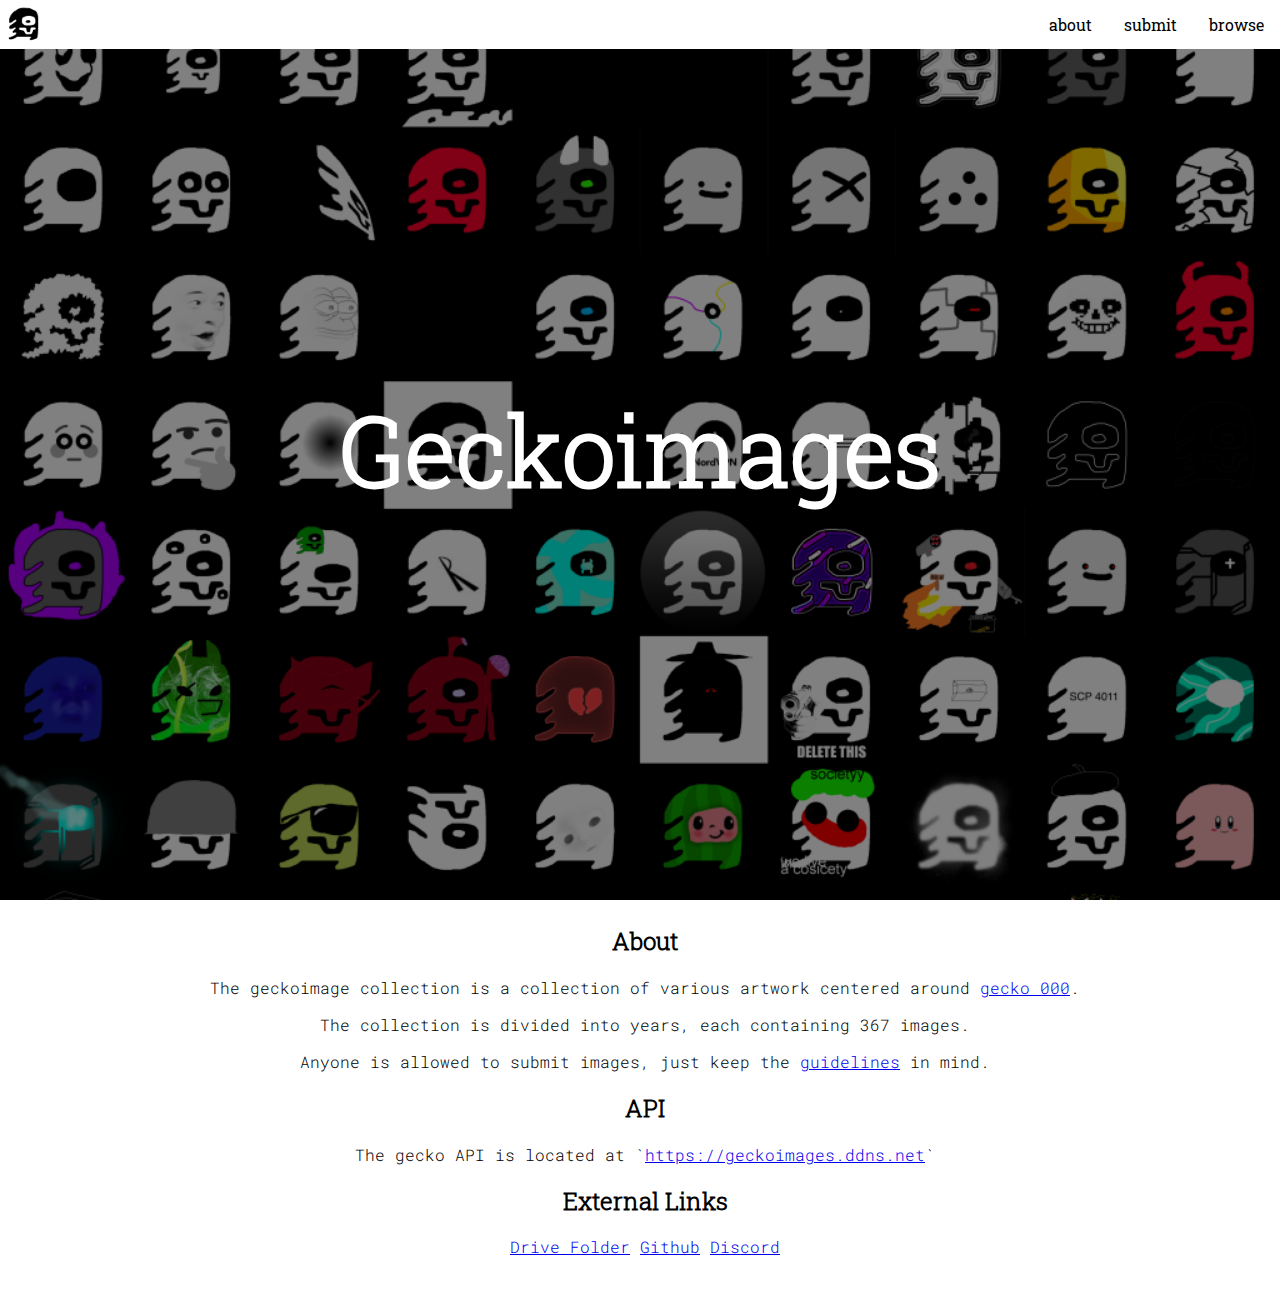
<file: public/index.html>
<!DOCTYPE html>


<html lang="en">
<head>
    <meta charset="utf-8">

    <!-- Global site tag (gtag.js) - Google Analytics -->
    <script async src="https://www.googletagmanager.com/gtag/js?id=G-9ENWP7G18P"></script>
    <script>
        window.dataLayer = window.dataLayer || [];
        function gtag() { dataLayer.push(arguments); }
        gtag('js', new Date());

        gtag('config', 'G-9ENWP7G18P');
    </script>

    <script src="jquery-3.6.0.min.js"></script>

    <link href="./styles.css" rel="stylesheet" />

    <title>Geckoimages</title>
    <link rel="icon" href="assets/icon.png">
</head>
<body>
    <div class="navbar">
        <a href="index.html" class="except"><img src="./assets/icon.png" alt="home" /></a>
        <a href="browse.html">browse</a>
        <a href="submit.html">submit</a>
        <a href="index.html#about">about</a>
    </div>

    <div class="title">
        <h1>Geckoimages</h1>
    </div>

    <div class="Mainsection">
        <h2><a name="about">About</a></h2>

        <p>The geckoimage collection is a collection of various artwork centered around <a href="https://drive.google.com/file/d/1MaiGMlL30bWnxqOQgfXj5p1Tbx1hdWnj/view?usp=sharing">gecko 000</a>.</p>
        <p>The collection is divided into years, each containing 367 images.</p>
        <p>Anyone is allowed to submit images, just keep the <a href="submit.html">guidelines</a> in mind.</p>

        <h2>API</h2>

        <p>The gecko API is located at `<a href="https://geckoimages.ddns.net">https://geckoimages.ddns.net</a>`</p>

        <h2>External Links</h2>

        <p>
            <a href="https://drive.google.com/drive/folders/1Omwv0NNV0k_xlECZq3d4r0MbSbuHC_Og?usp=sharing">Drive Folder</a>
            <a href="https://github.com/croissantderp/geckoimages">Github</a>
            <a href="https://discord.gg/Jgf6e3xaWf">Discord</a>
        </p>
    </div>
</body>
</html>
</file>
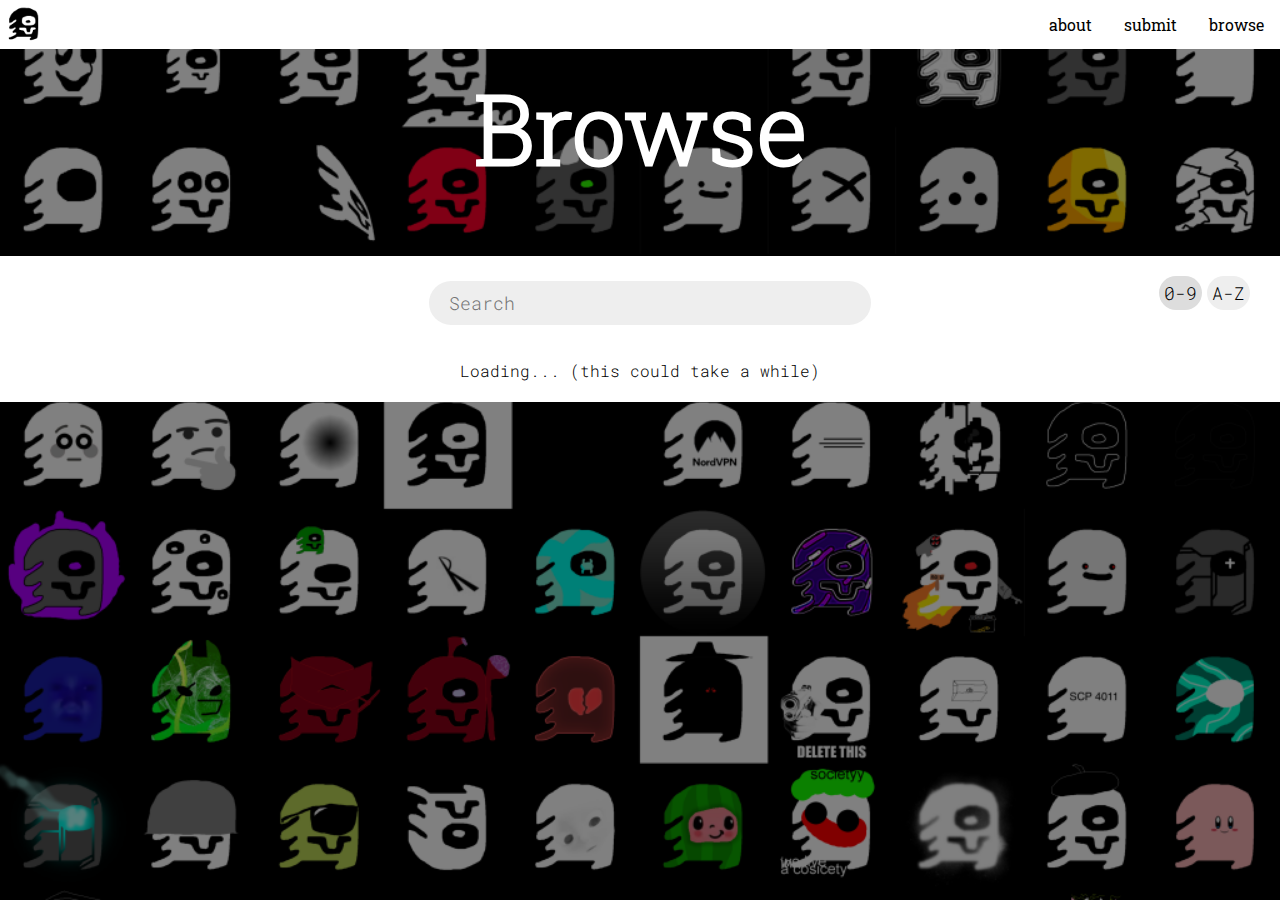
<file: public/browse.html>
<!DOCTYPE html>


<html lang="en">
<head>
    <meta charset="utf-8">

    <!-- Global site tag (gtag.js) - Google Analytics -->
    <script async src="https://www.googletagmanager.com/gtag/js?id=G-9ENWP7G18P"></script>
    <script>
        window.dataLayer = window.dataLayer || [];
        function gtag() { dataLayer.push(arguments); }
        gtag('js', new Date());

        gtag('config', 'G-9ENWP7G18P');
    </script>

    <script src="jquery-3.6.0.min.js"></script>

    <script src="browse.js"></script>

    <link href="./styles.css" rel="stylesheet" />

    <title>Geckoimages</title>
    <link rel="icon" href="assets/icon.png">
</head>
<body>
    <div class="navbar">
        <a href="index.html" class="except"><img src="./assets/icon.png" alt="home" /></a>
        <a href="browse.html">browse</a>
        <a href="submit.html">submit</a>
        <a href="index.html#about">about</a>
    </div>

    <div class="subtitle">
        <h1>Browse</h1>
    </div>

    <div class="section">
        <div class="buttonDiv">
            <button type="button" class="unselected" id="az" onclick="azButton()">
                A-Z
            </button>
            <button type="button" class="selected" id="num" onclick="numButton()">
                0-9
            </button>
        </div>

        <div id="searchBar">
            <input title="Search" type="text" id="search" autocomplete="off" spellcheck="false" placeholder="Search" autofocus />
        </div>
        <div id="geckoDiv"></div>

        <p id="APICheck">Loading... (this could take a while)</p>
    </div>
</body>
</html>
</file>
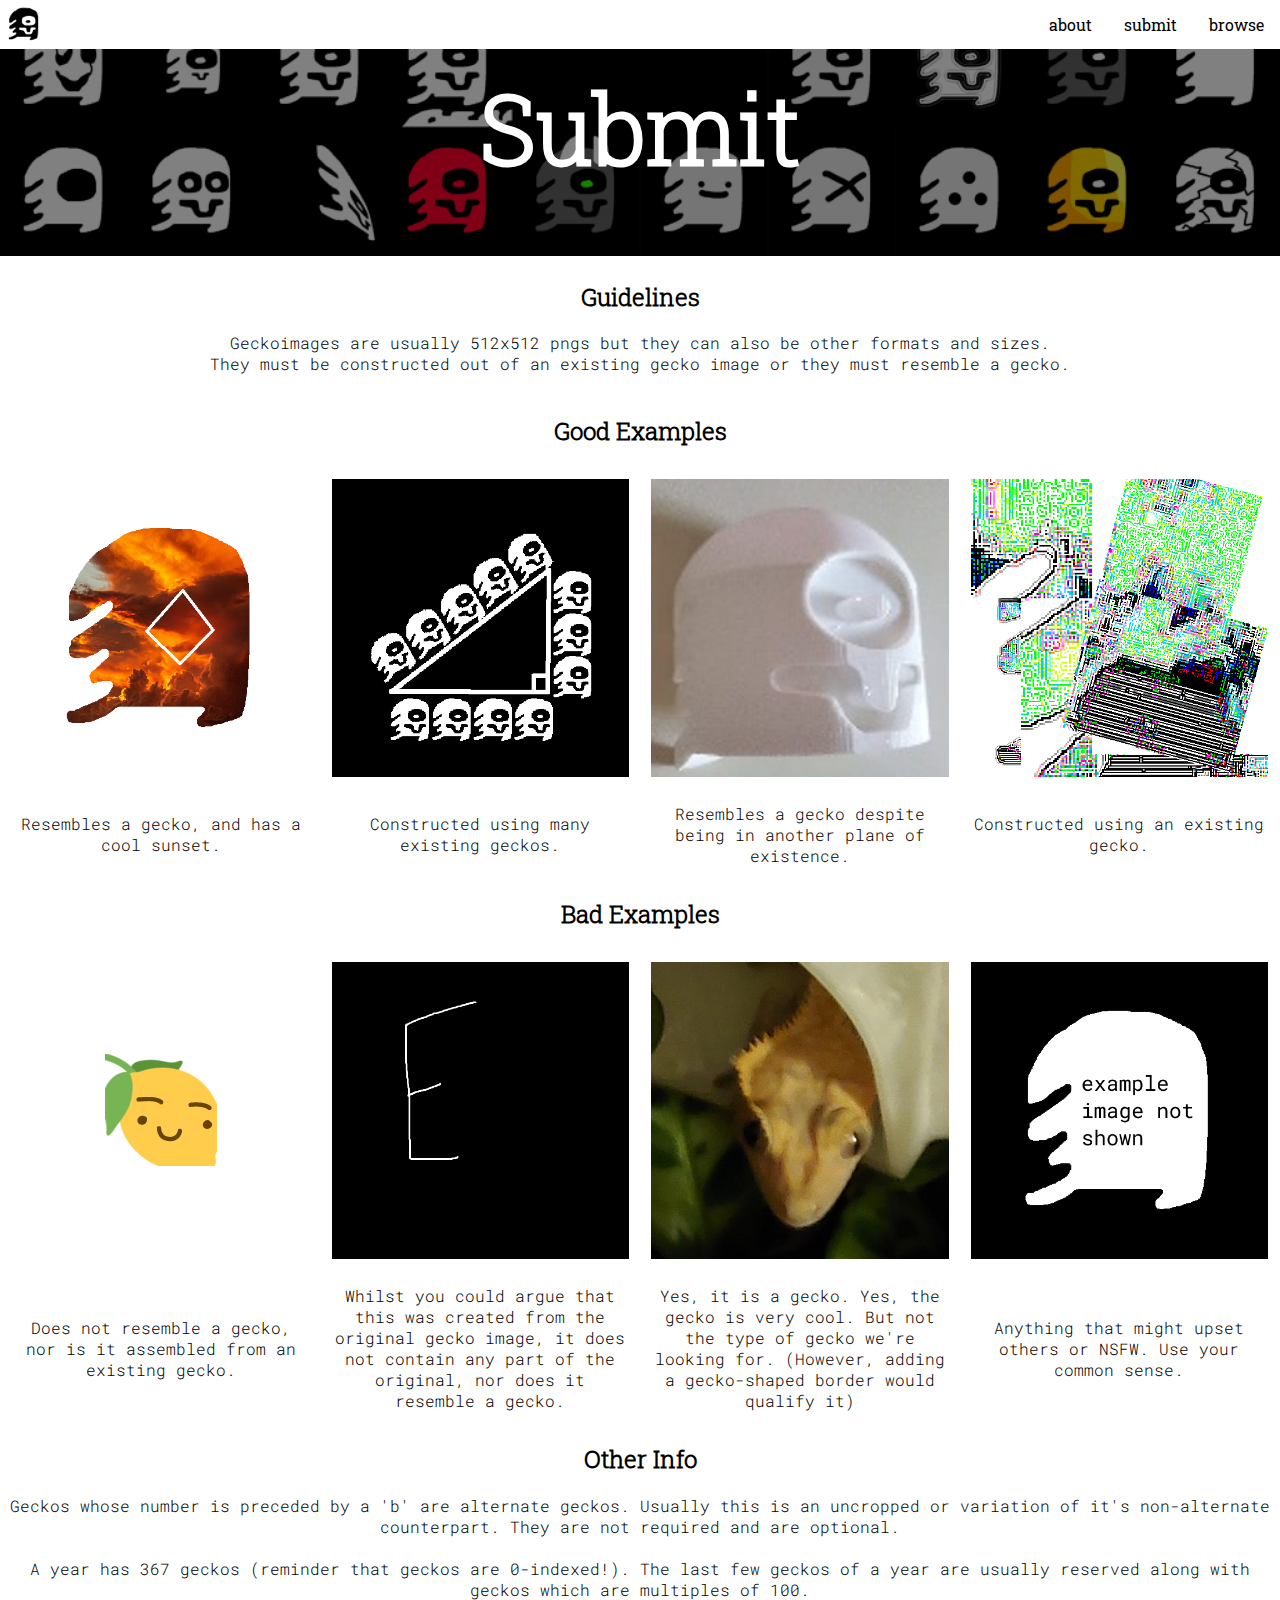
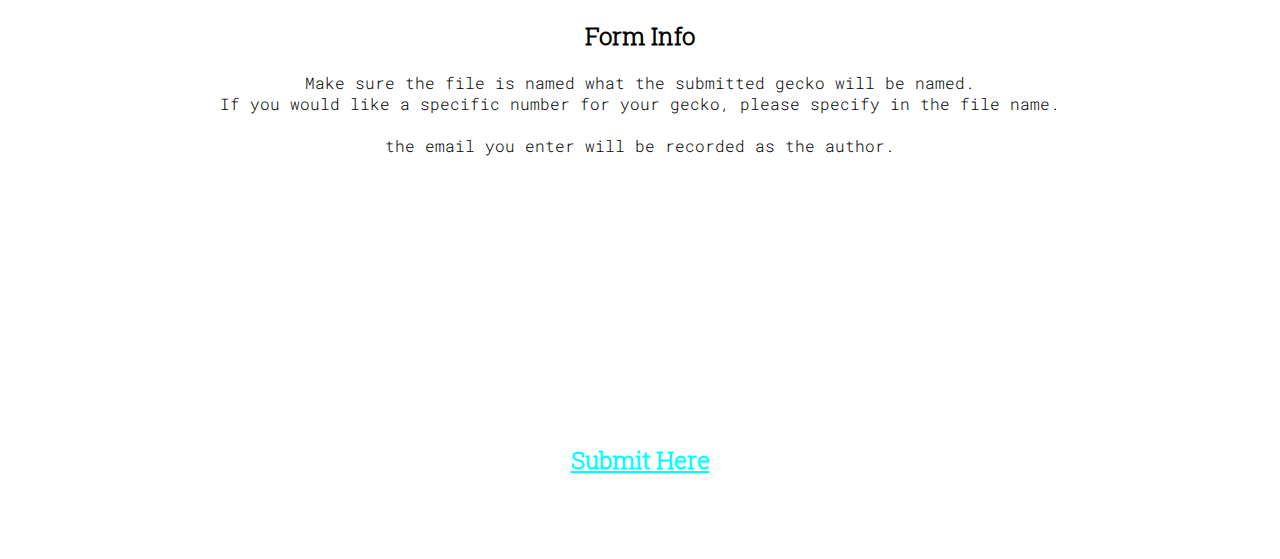
<file: public/submit.html>
<!DOCTYPE html>


<html lang="en">
<head>
    <meta charset="utf-8">

    <!-- Global site tag (gtag.js) - Google Analytics -->
    <script async src="https://www.googletagmanager.com/gtag/js?id=G-9ENWP7G18P"></script>
    <script>
        window.dataLayer = window.dataLayer || [];
        function gtag() { dataLayer.push(arguments); }
        gtag('js', new Date());

        gtag('config', 'G-9ENWP7G18P');
    </script>

    <script src="jquery-3.6.0.min.js"></script>

    <link href="styles.css" rel="stylesheet" />

    <title>Geckoimages</title>
    <link rel="icon" href="assets/icon.png">
</head>
<body>
    <div class="navbar">
        <a href="index.html" class="except"><img src="./assets/icon.png" alt="home"/></a>
        <a href="browse.html">browse</a>
        <a href="submit.html">submit</a>
        <a href="index.html#about">about</a>
    </div>

    <div class="subtitle">
        <h1>Submit</h1>
    </div>

    <div class="section">
        <h2>Guidelines</h2>
        <p>
            Geckoimages are usually 512x512 pngs but they can also be other formats and sizes.<br />
            They must be constructed out of an existing gecko image or they must resemble a gecko.<br /><br />
        </p>

        <h2>Good Examples</h2>
        <table>
            <tr>
                <td>
                    <div>
                        <img src="./assets/385_sunset.png" alt="a sunset with a gecko shaped border" />
                    </div>
                </td>
                <td>
                    <div>
                        <img src="./assets/660_pythagorean_triple.png" alt="many geckos forming a triangle" />
                    </div>
                </td>
                <td>
                    <div>
                        <img src="./assets/175_PHYSICAL_FORM.jpg" alt="a picture of a 3D printed gecko" />
                    </div>
                </td>
                <td>
                    <div>
                        <img src="./assets/304_youexpectedthisimagetomakesenseright.png" alt="a random mismash of geckos" />
                    </div>
                </td>
            </tr>
            <tr>
                <td>
                    Resembles a gecko, and has a cool sunset.
                </td>
                <td>
                    Constructed using many existing geckos.
                </td>
                <td>
                    Resembles a gecko despite being in another plane of existence.
                </td>
                <td>
                    Constructed using an existing gecko.
                </td>
            </tr>
        </table>

        <h2>Bad Examples</h2>
        <table>
            <tr>
                <td>
                    <div>
                        <img src="./assets/lemonthink.png" alt="a picture of a lemon thinking" />
                    </div>
                </td>
                <td>
                    <div>
                        <img src="./assets/anti-example 1.png" alt="a 512x512 image with the letter 'E' on it" />
                    </div>
                </td>
                <td>
                    <div>
                        <img src="./assets/gecc.png" alt="a real gecko" />
                    </div>
                </td>
                <td>
                    <div>
                        <img src="./assets/Group 10.png" alt="example image not shown" />
                    </div>
                </td>
            </tr>
            <tr>
                <td>
                    Does not resemble a gecko, nor is it assembled from an existing gecko.
                </td>
                <td>
                    Whilst you could argue that this was created from the original gecko image, it does not contain any part of the original, nor does it resemble a gecko.
                </td>
                <td>
                    Yes, it is a gecko. Yes, the gecko is very cool. But not the type of gecko we're looking for. (However, adding a gecko-shaped border would qualify it)
                </td>
                <td>
                    Anything that might upset others or NSFW. Use your common sense.
                </td>
            </tr>
        </table>

        <h2>Other Info</h2>
        <p>
            Geckos whose number is preceded by a 'b' are alternate geckos. Usually this is an uncropped or variation of it's non-alternate counterpart. They are not required and are optional.
            <br /><br />
            A year has 367 geckos (reminder that geckos are 0-indexed!). The last few geckos of a year are usually reserved along with geckos which are multiples of 100.
        </p>

        <h2>Form Info</h2>
        <p>
            Make sure the file is named what the submitted gecko will be named.
            <br />
            If you would like a specific number for your gecko, please specify in the file name.
            <br /><br />
            the email you enter will be recorded as the author.
        </p>

    </div>

    <div class="subtitle">
        <h1>Understood?<br /><a href="https://forms.gle/CeNkM2aHcdrcidvX6">Submit Here</a></h1>
    </div>
</body>
</html>
</file>
<file: public/styles.css>
@-ms-viewport {
    width: device-width;
}

@font-face {
    font-family: roboto;
    src: url("./assets/RobotoSlab-Regular.ttf");
}

@font-face {
    font-family: robotoL;
    src: url("./assets/RobotoSlab-Light.ttf");
}

@font-face {
    font-family: robotoM;
    src: url("./assets/RobotoMono-Light.ttf");
}

.navbar {
    overflow: hidden;
    background-color: white;
    position: fixed;
    top: 0;
    left: 0;
    width: 100%;
    z-index: 2;
}

    .navbar img {
        display: block;
        float: left;
        height: 48px;
        width: auto;
    }

    .navbar a {
        display: block;
        float: right;
        font-family: roboto;
        font-size: 16px;
        color: black;
        text-align: center;
        padding: 14px 16px;
        text-decoration: none;
    }

    .navbar .except {
        display: block;
        float: left;
        padding: 0px 0px;
    }


.title {
    font-family: robotoL;
    font-size: 48px;
    color: white;
    text-align: right;
    margin: 0;
    position: absolute;
    top: 50%;
    left: 50%;
    -ms-transform: translate(-50%, -50%);
    transform: translate(-50%, -50%);
}

.subtitle {
    font-family: robotoL;
    font-size: 48px;
    color: white;
    text-align: center;
    margin: 0;
}

    .subtitle h1 {
        text-align: center;
        width: auto;
    }

    .subtitle a {
        color: #00ffff;
        font-size: 24px;
    }

.Mainsection {
    display: block;
    position: relative;
    background-color: white;
    padding: 5px;
    padding-bottom: 20px;
    margin-top: 100vh;
    width: 100%;
}

    .Mainsection h2 {
        font-family: robotoL;
        text-align: center;
        color: black;
    }

    .Mainsection p {
        font-family: robotoM;
        text-align: center;
        color: black;
    }

.section {
    display: block;
    position: relative;
    background-color: white;
    width: 100%;
    padding: 5px;
    padding-left: 0;
}

    .section h2 {
        font-family: robotoL;
        text-align: center;
        color: black;
    }

    .section p {
        font-family: robotoM;
        text-align: center;
        color: black;
    }

    .section div {
        text-align: center;
    }

        .section div div {
            text-align: left;
        }

    .section table {
        font-family: robotoM;
        text-align: center;
        color: black;
        table-layout: fixed;
        width: 100%;
    }

        .section table tr td {
            padding: 10px;
            width: 25%;
        }

            .section table tr td div {
                position: relative;
                overflow: hidden;
            }
                .section table tr td div img {
                    max-width: 100%;
                    max-height: 100%;
                    object-fit: contain;
                }

.buttonDiv {
    float: right;
    margin-top: 15px;
    margin-right: 25px;
}


.unselected {
    margin-right: 5px;
    float: right;
    font-family: robotoM;
    font-size: 18px;
    outline: none;
    background-color: #EEEEEE;
    border-style: hidden;
    border-radius: 50px;
    padding: 5px;
}

.selected {
    margin-right: 5px;
    float: right;
    font-family: robotoM;
    font-size: 18px;
    outline: none;
    background-color: #DDDDDD;
    border-style: hidden;
    border-radius: 50px;
    padding: 5px;
}

#searchBar {
    margin: 0 auto;
    text-align: center;
    width: 33%;
}

    #searchBar input {
        font-family: robotoM;
        left: 50%;
        font-size: 18px;
        text-align: left;
        border-radius: 100px;
        border-style: hidden;
        background-color: #EEEEEE;
        padding: 10px;
        width: 100%;
        text-indent: 10px;
        margin-top: 19.920px;
        margin-bottom: 19.920px;
    }

        #searchBar input:focus {
            outline: none;
        } 

.card {
    display: inline-grid;
    background-color: #EEEEEE;
    margin: 10px;
    margin-right: 5px;
    padding: 10px;
    width: 25%;
    min-width: 120px;
    text-align: left;
    align-items: center;
}
    .card h3 {
        white-space: nowrap;
        text-overflow: ellipsis;
        overflow: hidden;
        font-family: roboto;
        margin-top: 2.5px;
        margin-bottom: 0;
    }

    .card p {
        white-space: nowrap;
        text-overflow: ellipsis;
        overflow: hidden;
        font-family: robotoM;
        text-align: left;
        margin-top: 0;
    }

    .card img {
        width: 512px;
        max-height: 100%;
        max-width: 100%;
        object-fit: contain;
    }

    .card div {
        margin-left: auto;
        margin-right: 0;
        margin-top: 5px;
    }

        .card div img {
            height: 25px;
            margin-right: 0;
            margin-left: 5px;
            width: 25px;
        }


p {
    font-family: roboto;
    color: white;
}

body {
    background-image: url("./assets/background.webp");
    background-repeat: no-repeat;
    background-attachment: fixed;
    background-size: cover;
    overflow-x: hidden;
    margin: 0;
}
</file>
